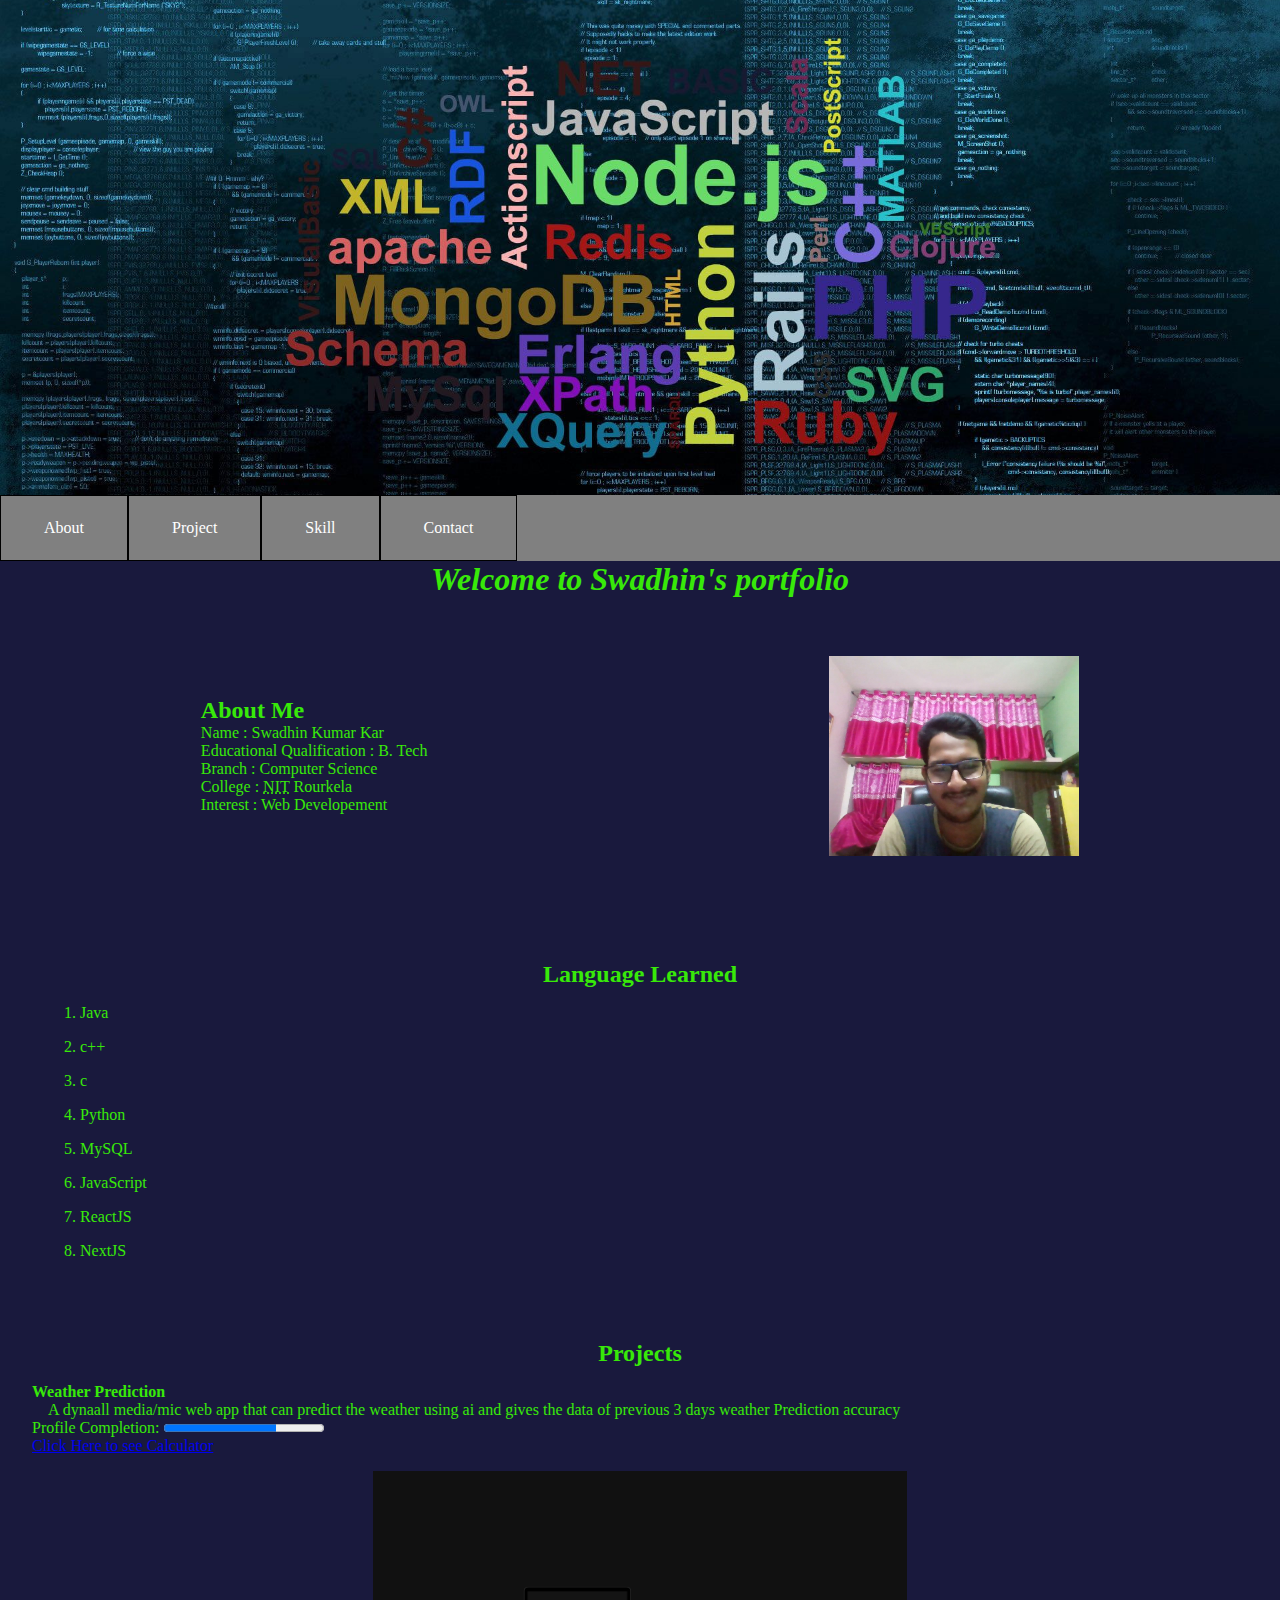
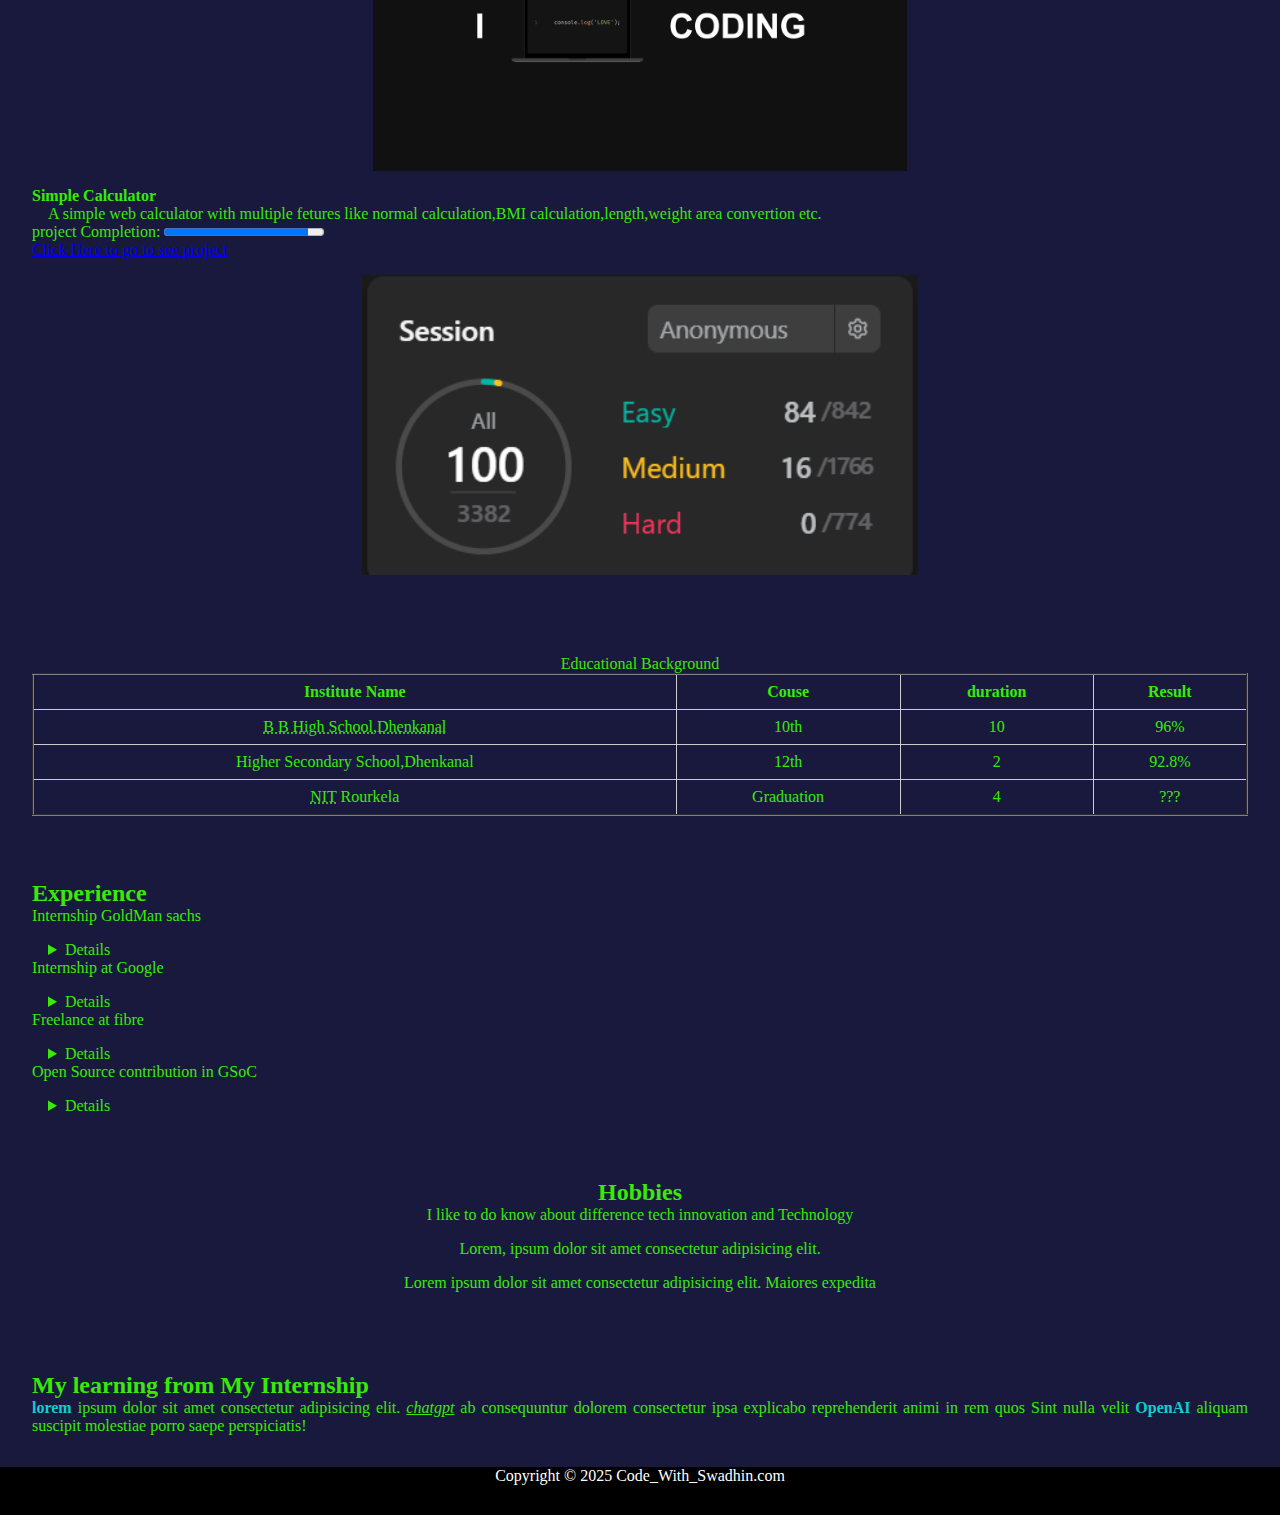
<file: index.html>
<!DOCTYPE html>
<html lang="en">

<head>
    <meta charset="UTF-8">
    <meta name="viewport" content="width=device-width, initial-scale=1.0">
    <title>Portfolio of Swadhin</title>
</head>
<link rel="stylesheet" href="portfolio/Styles/style.css">
 <!-- <link rel="stylesheet" href="../chatgpt given/style-for-portfolio.css"> -->

<body>
    <div class="first-img">
    </div>
    <header>
        <nav class="nav-bar">
            <ul>
                <li><a href="">About</a></li>
                <li><a href="Netflix.html">Project</a></li>
                <li><a href="">Skill</a></li>
                <li><a href="Contact page.html">Contact</a></li>
            </ul>
        </nav>
        <b>
            <i>
                <h1>Welcome to Swadhin's portfolio</h1>
            </i>
        </b>
    </header>

    <main>
        <div class="about-container">
            <div id="About-Me">
                <h2>About Me</h2>
                <p>Name : Swadhin Kumar Kar</p>
                <p>Educational Qualification : B. Tech</p>
                <p>Branch : Computer Science</p>
                <p>College : <abbr title="National Institute of Technology">NIT</abbr> Rourkela</p>
                <p>Interest : Web Developement</p>
            </div>
            <div class="img">
            </div>
        </div>


        <div id="Skill">
            <h2>Language Learned</h2>
            <ol>
                <li>Java</li>
                <li>c++</li>
                <li>c</li>
                <li>Python</li>
                <li>MySQL</li>
                <li>JavaScript</li>
                <li>ReactJS</li>
                <li>NextJS</li>
            </ol>
        </div>
        <div id="Project">
        <h2>Projects</h2>
        <dl>
            <dt>Weather Prediction</dt>
            <dd>A dynaall media/mic web app that can predict the weather using
                ai and gives the data of previous 3 days weather Prediction
                accuracy
            </dd>
            <label for="progress">Profile Completion:</label>
            <progress id="progress" value="70" max="100">70%</progress>
            <br>
            <a href="calculator.com">Click Here to see Calculator</a>
            <img src="portfolio/all media/I Love Coding.jpg" alt="Screensort" height="300">

            <dt>Simple Calculator</dt>
            <dd>
                A simple web calculator with multiple fetures
                like normal calculation,BMI calculation,length,weight
                area convertion etc.
            </dd>
            <label for="progress">project Completion:</label>
            <progress id="progress" value="90" max="100">70%</progress>
            <br>
            <a href="github.com">Click Here to go to see project</a>
            <img src="portfolio/all media/LeetCode 100 Question .png" alt="Screensort" height="300">
        </dl>
        </div>

        <div id="Education">
            <table border="2">
                <caption>Educational Background</caption>
                <thead>
                    <tr>
                        <th>Institute Name</th>
                        <th>Couse</th>
                        <th>duration</th>
                        <th>Result</th>
                    </tr>
                </thead>
                <tbody>
                    <tr>
                        <td><abbr title="Brajanath Badajena High School,Dhenkanal">B B High School,Dhenkanal</abbr></td>
                        <td>10th</td>
                        <td>10</td>
                        <td>96%</td>
                    </tr>
                    <tr>
                        <td>Higher Secondary School,Dhenkanal</td>
                        <td>12th</td>
                        <td>2</td>
                        <td>92.8%</td>
                    </tr>
                    <tr>
                        <td><abbr title="National Institute of Technology">NIT</abbr> Rourkela</td>
                        <td>Graduation</td>
                        <td>4</td>
                        <td>???</td>
                    </tr>
                </tbody>
                <tfoot>

                </tfoot>
            </table>
        </div>

        <div id="Experience">
            <h2>Experience</h2>
            <ul>
                <li>Internship GoldMan sachs</li>
                <details>
                    My 1st Internship was at GoldMan Sachs in my 4th sem.
                    I have worked as a Web developer for 3 months in Bangalore.
                    They also gave a Completion Certificate.
                </details>
                <li>Internship at Google</li>
                <details>
                    My 2nd Internship was at Google in my 6th sem.
                    I have worked as a database manager for 6 months in Delhi.
                    They gave me a Excelence Intern Award Certificate.
                </details>
                <li>Freelance at fibre</li>
                <details>
                    I have done freelancing in fibre.com for 3 months and
                    created more than 15 static website and participate in 3 dynamic
                    website with other partners.
                </details>
                <li>Open Source contribution in GSoC</li>
                <details>
                    I have contributed in Open source in GSoC 2026.
                    I have contributed in Lorence and Florance co,juju.com etc.
                </details>
            </ul>
        </div>

        <div id="Hobbies">
            <h2>Hobbies</h2>
            <p>I like to do know about difference tech innovation and Technology</p>
            <p>Lorem, ipsum dolor sit amet consectetur adipisicing elit.</p>
            <p>Lorem ipsum dolor sit amet consectetur adipisicing elit. Maiores expedita </p>
        </div>

        <div id="Blog">
            <h2>My learning from My Internship</h2>
            <article>
                <b>lorem</b> ipsum dolor sit amet consectetur adipisicing elit. <i><u>chatgpt</u></i> ab consequuntur
                dolorem consectetur ipsa explicabo reprehenderit animi in rem quos Sint nulla velit <b>OpenAI</b>
                aliquam suscipit molestiae porro saepe perspiciatis!
            </article>
        </div>
    </main>
    <footer>
        <p>Copyright &copy; 2025 Code_With_Swadhin.com</p>
    </footer>
</body>

</html>
</file>
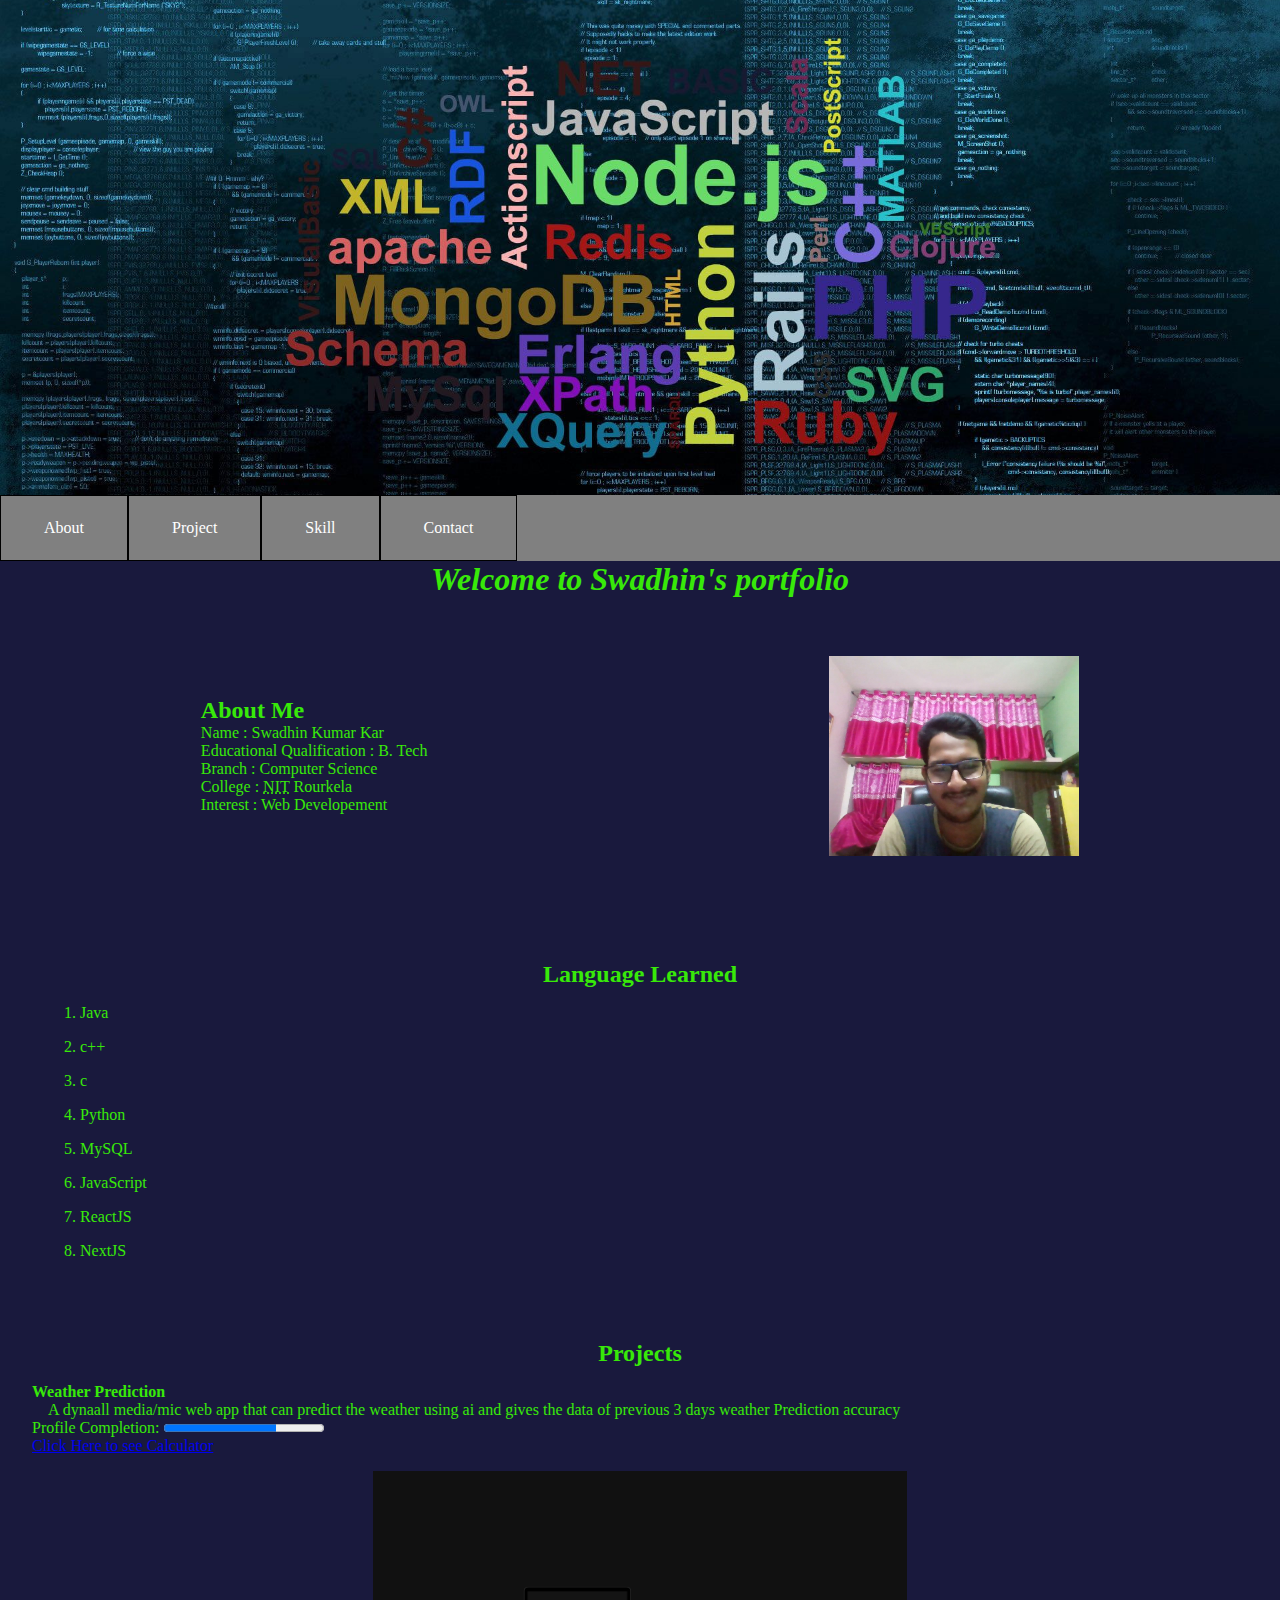
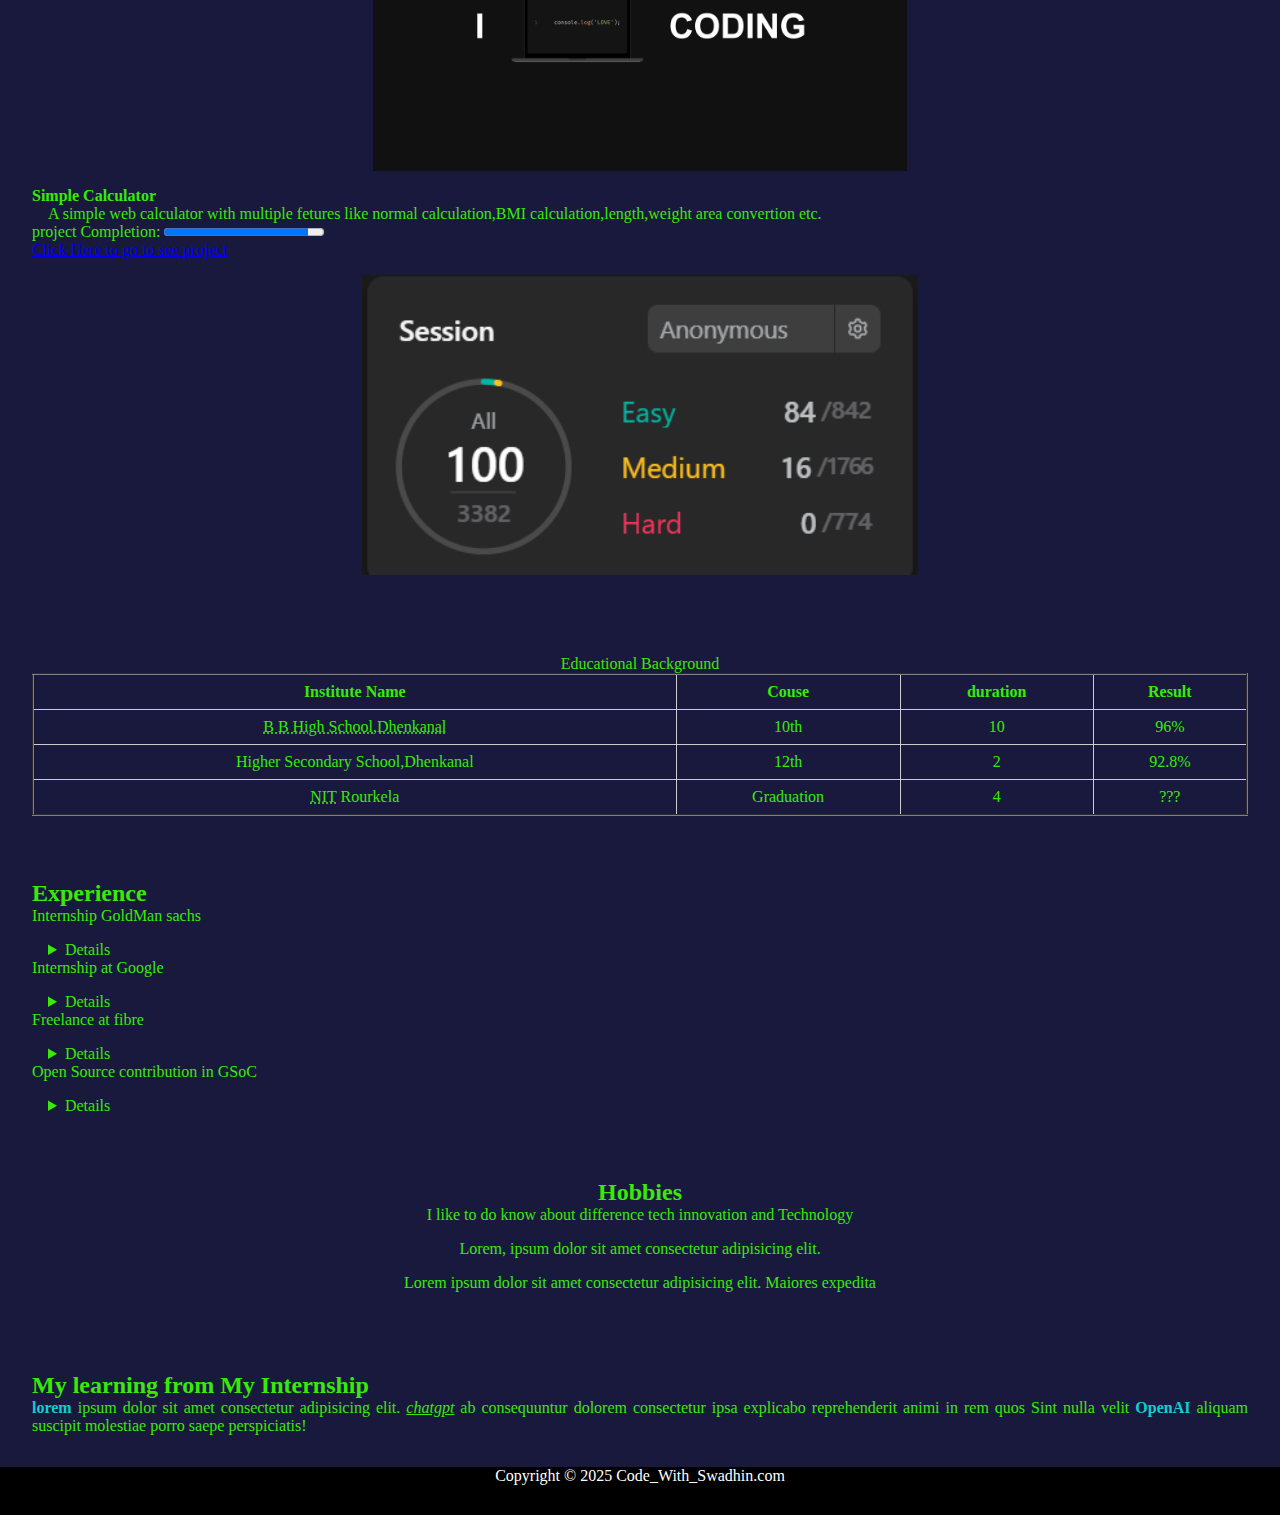
<file: portfolio/index.html>
<!DOCTYPE html>
<html lang="en">

<head>
    <meta charset="UTF-8">
    <meta name="viewport" content="width=device-width, initial-scale=1.0">
    <title>Portfolio of Swadhin</title>
</head>
<link rel="stylesheet" href="Styles/style.css">
 <!-- <link rel="stylesheet" href="../chatgpt given/style-for-portfolio.css"> -->

<body>
    <div class="first-img">
    </div>
    <header>
        <nav class="nav-bar">
            <ul>
                <li><a href="">About</a></li>
                <li><a href="">Project</a></li>
                <li><a href="">Skill</a></li>
                <li><a href="Contact page.html">Contact</a></li>
            </ul>
        </nav>
        <b>
            <i>
                <h1>Welcome to Swadhin's portfolio</h1>
            </i>
        </b>
    </header>

    <main>
        <div class="about-container">
            <div id="About-Me">
                <h2>About Me</h2>
                <p>Name : Swadhin Kumar Kar</p>
                <p>Educational Qualification : B. Tech</p>
                <p>Branch : Computer Science</p>
                <p>College : <abbr title="National Institute of Technology">NIT</abbr> Rourkela</p>
                <p>Interest : Web Developement</p>
            </div>
            <div class="img">
            </div>
        </div>


        <div id="Skill">
            <h2>Language Learned</h2>
            <ol>
                <li>Java</li>
                <li>c++</li>
                <li>c</li>
                <li>Python</li>
                <li>MySQL</li>
                <li>JavaScript</li>
                <li>ReactJS</li>
                <li>NextJS</li>
            </ol>
        </div>
        <div id="Project">
        <h2>Projects</h2>
        <dl>
            <dt>Weather Prediction</dt>
            <dd>A dynaall media/mic web app that can predict the weather using
                ai and gives the data of previous 3 days weather Prediction
                accuracy
            </dd>
            <label for="progress">Profile Completion:</label>
            <progress id="progress" value="70" max="100">70%</progress>
            <br>
            <a href="calculator.com">Click Here to see Calculator</a>
            <img src="all media/I Love Coding.jpg" alt="Screensort" height="300">

            <dt>Simple Calculator</dt>
            <dd>
                A simple web calculator with multiple fetures
                like normal calculation,BMI calculation,length,weight
                area convertion etc.
            </dd>
            <label for="progress">project Completion:</label>
            <progress id="progress" value="90" max="100">70%</progress>
            <br>
            <a href="github.com">Click Here to go to see project</a>
            <img src="all media/LeetCode 100 Question .png" alt="Screensort" height="300">
        </dl>
        </div>

        <div id="Education">
            <table border="2">
                <caption>Educational Background</caption>
                <thead>
                    <tr>
                        <th>Institute Name</th>
                        <th>Couse</th>
                        <th>duration</th>
                        <th>Result</th>
                    </tr>
                </thead>
                <tbody>
                    <tr>
                        <td><abbr title="Brajanath Badajena High School,Dhenkanal">B B High School,Dhenkanal</abbr></td>
                        <td>10th</td>
                        <td>10</td>
                        <td>96%</td>
                    </tr>
                    <tr>
                        <td>Higher Secondary School,Dhenkanal</td>
                        <td>12th</td>
                        <td>2</td>
                        <td>92.8%</td>
                    </tr>
                    <tr>
                        <td><abbr title="National Institute of Technology">NIT</abbr> Rourkela</td>
                        <td>Graduation</td>
                        <td>4</td>
                        <td>???</td>
                    </tr>
                </tbody>
                <tfoot>

                </tfoot>
            </table>
        </div>

        <div id="Experience">
            <h2>Experience</h2>
            <ul>
                <li>Internship GoldMan sachs</li>
                <details>
                    My 1st Internship was at GoldMan Sachs in my 4th sem.
                    I have worked as a Web developer for 3 months in Bangalore.
                    They also gave a Completion Certificate.
                </details>
                <li>Internship at Google</li>
                <details>
                    My 2nd Internship was at Google in my 6th sem.
                    I have worked as a database manager for 6 months in Delhi.
                    They gave me a Excelence Intern Award Certificate.
                </details>
                <li>Freelance at fibre</li>
                <details>
                    I have done freelancing in fibre.com for 3 months and
                    created more than 15 static website and participate in 3 dynamic
                    website with other partners.
                </details>
                <li>Open Source contribution in GSoC</li>
                <details>
                    I have contributed in Open source in GSoC 2026.
                    I have contributed in Lorence and Florance co,juju.com etc.
                </details>
            </ul>
        </div>

        <div id="Hobbies">
            <h2>Hobbies</h2>
            <p>I like to do know about difference tech innovation and Technology</p>
            <p>Lorem, ipsum dolor sit amet consectetur adipisicing elit.</p>
            <p>Lorem ipsum dolor sit amet consectetur adipisicing elit. Maiores expedita </p>
        </div>

        <div id="Blog">
            <h2>My learning from My Internship</h2>
            <article>
                <b>lorem</b> ipsum dolor sit amet consectetur adipisicing elit. <i><u>chatgpt</u></i> ab consequuntur
                dolorem consectetur ipsa explicabo reprehenderit animi in rem quos Sint nulla velit <b>OpenAI</b>
                aliquam suscipit molestiae porro saepe perspiciatis!
            </article>
        </div>
    </main>
    <footer>
        <p>Copyright &copy; 2025 Code_With_Swadhin.com</p>
    </footer>
</body>

</html>
</file>
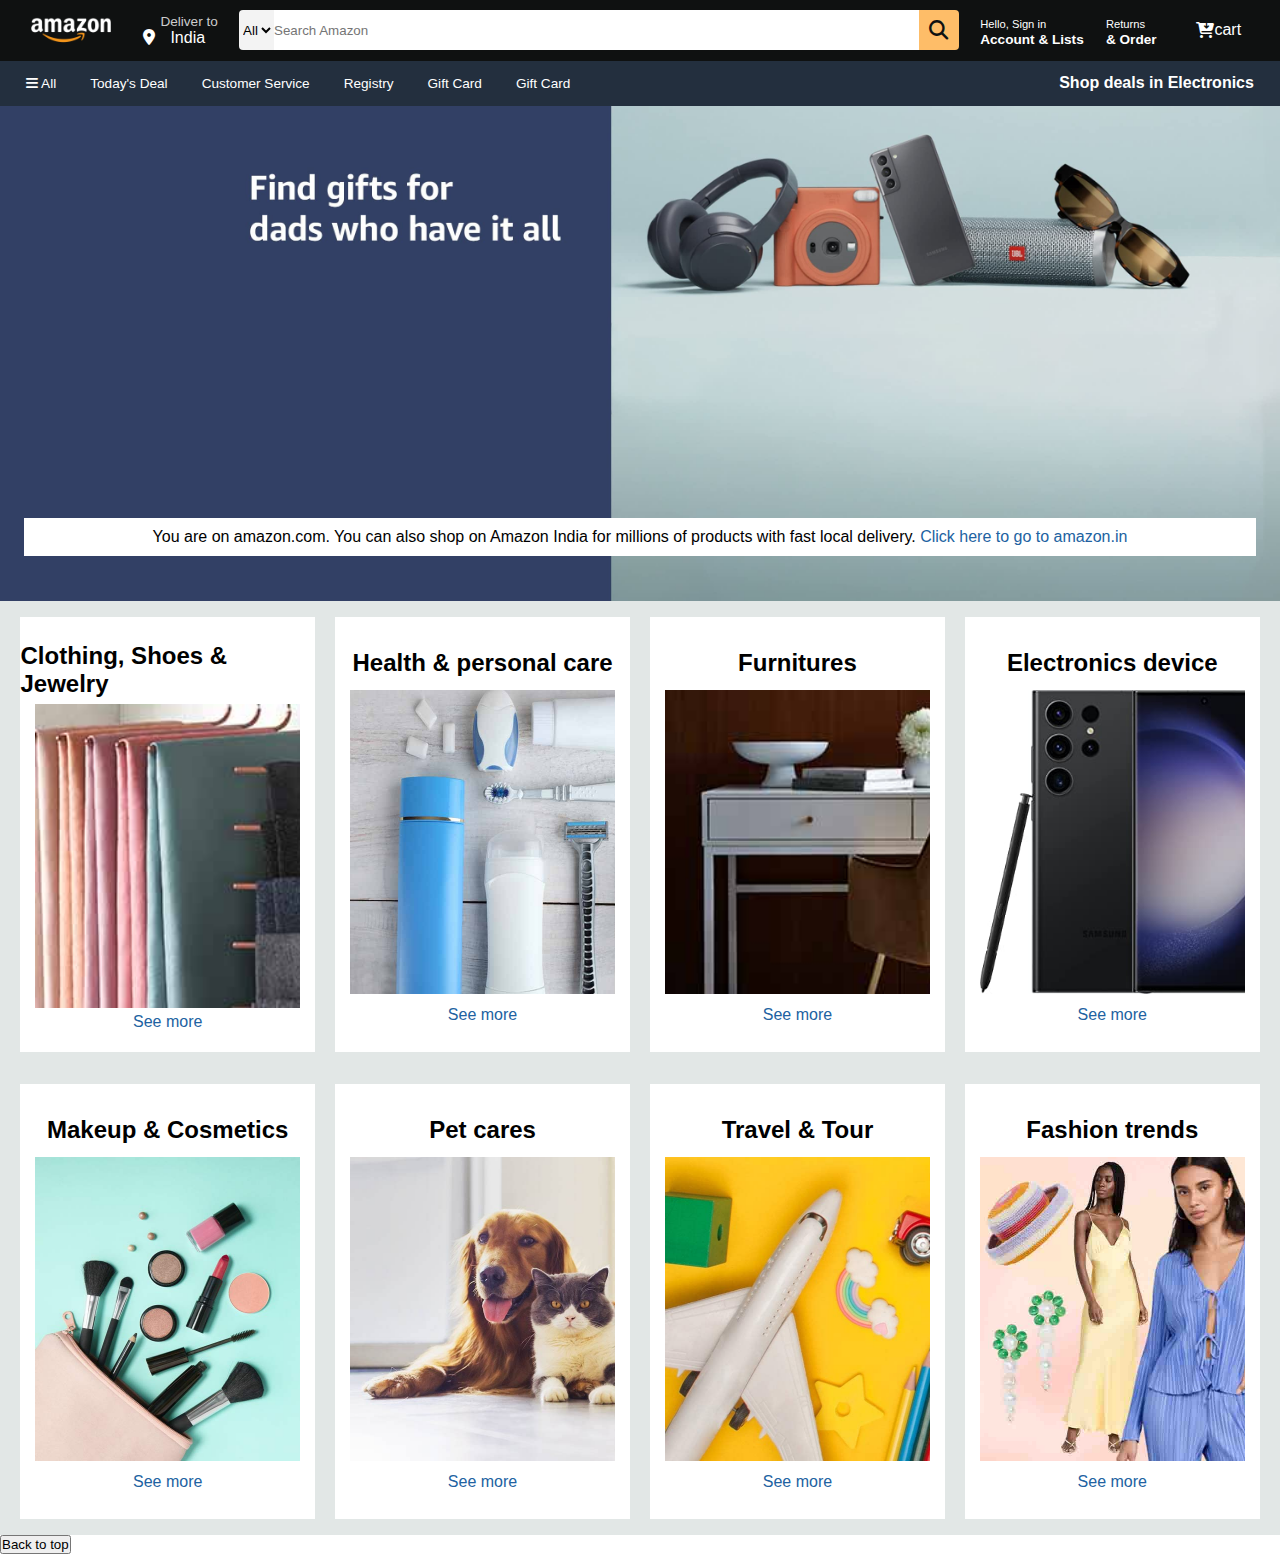
<file: Amazon.html>
<!DOCTYPE html>
<html lang="en">

<head>
    <meta charset="UTF-8">
    <meta name="viewport" content="width=device-width, initial-scale=1.0">
    <title>Amazon.com</title>
    <link rel="stylesheet" href="https://cdnjs.cloudflare.com/ajax/libs/font-awesome/6.7.2/css/all.min.css"
        integrity="sha512-Evv84Mr4kqVGRNSgIGL/F/aIDqQb7xQ2vcrdIwxfjThSH8CSR7PBEakCr51Ck+w+/U6swU2Im1vVX0SVk9ABhg=="
        crossorigin="anonymous" referrerpolicy="no-referrer" />
    <link rel="stylesheet" href="Amazon clone/Styles/style.css">
</head>

<body>
    <header>
        <nav class="navbar ">
            <div class="nav-logo nav-border">
                <div class="logo"></div>
            </div>

            <div class="nav-address nav-border">
                <p class="add-first">Deliver to</p>
                <div class="icon">
                    <i class="fa-solid fa-location-dot"></i>
                    <p class="add-second">India</p>
                </div>
            </div>

            <div class="nav-search">
                <select>
                    <option>All</option>
                </select>
                <input placeholder="Search Amazon">
                <div class="search-icon">
                    <i class="fa-solid fa-magnifying-glass"></i>
                </div>
            </div>

            <div class="nav-signin nav-border">
                <p><span>Hello, Sign in</span></p>
                <p class="nav-second">Account & Lists</p>
            </div>

            <div class="nav-return nav-border">
                <p><span>Returns</span></p>
                <p class="nav-second">& Order</p>
            </div>

            <div class="nav-cart nav-border">
                <i class="fa-solid fa-cart-arrow-down"></i>
                cart
            </div>
        </nav>

        <div class="panel">
            <div class="long">
                <div class="panel-all nav-border">
                    <i class="fa-solid fa-bars"></i>
                    All
                </div>
                <div class="panel-first nav-border">
                    <a href="">Today's Deal</a>
                </div>
                <div class="panel-second nav-border">
                    <a href="">Customer Service</a>
                </div>
                <div class="panel-third nav-border">
                    <a href="">Registry</a>
                </div>
                <div class="panel-forth nav-border">
                    <a href="">Gift Card</a>
                </div>
                <div class="panel-fifth nav-border">
                    <a href="">Gift Card</a>
                </div>
            </div>
            <div class="short nav-border">
                <p>Shop deals in Electronics</p>
            </div>
        </div>
    </header>
    <main>
        <div class="hero-section">
            <div class="hero-msg">
                <p>You are on amazon.com. You can also shop on Amazon India for millions of products with fast local delivery. <a href="">Click here to go to amazon.in</a></p>
            </div>
        </div>

        <div class="shop-section">
            <div class="box1 box">
                <h2>Clothing, Shoes & Jewelry</h2>
                <div class="box-img" style="background-image: url('Amazon clone/all media/box1_image.jpg');"></div>
                <p>See more</p>
            </div>

            <div class="box2 box">
                <h2>Health & personal care</h2>
                <div class="box-img" style="background-image: url('Amazon clone/all media/box2_image.jpg');"></div>
                <p>See more</p>
            </div>

            <div class="box3 box">
                <h2>Furnitures</h2>
                <div class="box-img" style="background-image: url('Amazon clone/all media/box3_image.jpg');"></div>
                <p>See more</p>
            </div>

            <div class="box4 box">
                <h2>Electronics device</h2>
                <div class="box-img" style="background-image: url('Amazon clone/all media/box4_image.jpg');"></div>
                <p>See more</p>
            </div>

            <div class="box5 box">
                <h2>Makeup & Cosmetics</h2>
                <div class="box-img" style="background-image: url('Amazon clone/all media/box5_image.jpg');"></div>
                <p>See more</p>
            </div>

            <div class="box6 box">
                <h2>Pet cares</h2>
                <div class="box-img" style="background-image: url('Amazon clone/all media/box6_image.jpg');"></div>
                <p>See more</p>
            </div>

            <div class="box7 box">
                <h2>Travel & Tour</h2>
                <div class="box-img" style="background-image: url('Amazon clone/all media/box7_image.jpg');"></div>
                <p>See more</p>
            </div>

            <div class="box8 box">
                <h2>Fashion trends</h2>
                <div class="box-img" style="background-image: url('Amazon clone/all media/box8_image.jpg');"></div>
                <p>See more</p>
            </div>
        </div>
    </main>
    <footer>
        <div class="back">
            <button>Back to top</button>
        </div>
    </footer>
</body>
</html>
</file>
<file: portfolio/Styles/style.css>
*{
    margin: 0;
    padding: 0;
}
.first-img{
    background-image: url("../all media/coding-wallpaper.jpg");
    background-position: center center;
    background-size: max(1200px,100vw);
    background-repeat: no-repeat;
    width : 100vw;
    height : 55vh;
    display: flex;
    justify-content: center;
    align-items: center;
    /* background: linear-gradient(to top, #130437, #374d81); */
}
.first-img img{
    height: 55vh;
    width: 80vw;
}
nav {
    display: flex;
    background-color: grey;

}
nav ul{
    /* height: 70px; */
    display: flex;
    justify-content: flex-start;
    align-items: center;
}
nav ul li{
    background-color: grey;
    border:1px solid black;
    list-style: none;
    padding: 23px 43px;
}
nav ul li:hover{
    background-color: rgb(63, 59, 59);
}
nav ul li a{
    text-decoration: none;
    color: white;
}
header h1{
    text-align: center;
}
.profile-picture{
    width: 40%;
    height:100%;
}
body{
    background-color: rgb(0, 0, 40,0.9);
    color: #38e909;
}

main div:hover{
    background-color: rgb(0, 0, 35,0.9);
    border: 2px sollid black;
}

/* About me */
.about-container{
    /* background-color: ; */
    display: flex;
    justify-content: space-around;
    align-items:center ;
    height: 35vh;
}
.about-container .img{
    display: flex;
    width: 250px;
    height: 200px;
    background-image: url("../all media/My photo.jpg");
    background-size: cover;
    background-position: center;
}

/* Skill section */
#Skill{
    padding: 2rem;
}
#Skill h2{
    text-align: center;
    margin: 1rem;
}
#Skill ol{
    padding-left: 2rem;
}
#Skill ol li{
    margin: 1rem;
}

/* Education Section */
#Education {
    /* background: #fff; */
    padding: 2rem;
}

#Education table {
    width: 100%;
    border-collapse: collapse;
}

#Education th,
#Education td {
    border: 1px solid #ccc;
    padding: 0.5rem;
    text-align: center;
}

#Education th {
    /* background: #f4f4f4; */
}

/* Projects Section */
#Project {
    /* background: #f9f9f9; */
    padding: 2rem;
}
#Project h2 {
    text-align: center;
    margin-bottom: 1rem;
}
#Project dl dt {
    font-weight: bold;
    margin-top: 1rem;
}
#Project dl dd {
    margin-left: 1rem;
}
#Project img {
    display: block;
    margin: 1rem auto;
    max-width: 100%;
}

/* Experience Section */
#Experience {
    /* background: #f9f9f9; */
    padding: 2rem;
}

#Experience ul {
    list-style: none;
    padding: 0;
}

#Experience ul li {
    margin-bottom: 1rem;
}

details {
    margin-left: 1rem;
}

/* Hobbies Section */
#Hobbies {
    /* background: #fff; */
    padding: 2rem;
    text-align: center;
}
#Hobbies p {
    margin-bottom: 1rem;
}

/* Blog Section */
#Blog {
    /* background: #f4f4f4; */
    padding: 2rem;
    text-align: justify;
}
#Blog b {
    color: #11cdcd;
}

footer{
    background-color: black;
    color: white;
    text-align: center;
    height: 3rem;
    padding: 1rem 0e;
}
</file>
<file: Amazon clone/Styles/style.css>
*{
    margin: 0;
    padding: 0;
    font-family: Arial;
    border: border-box;
}
/* vh = 380
vw = 1528 */
/* navigation bar */
.navbar{
    display: flex;
    height: 3.8rem;
    /* height: 60px; */
    width: 100%;
    background-color: #0f1111;
    color: white;
    justify-content: space-evenly;
    align-items: center;
}

.nav-logo{
    height: 3.5rem;
    width: 100px;
}
.logo{
    background-image: url('../all media/amazon_logo.png');
    height: 50px;
    width: 100%;
    background-size: cover;
}
.nav-border{
    border: 1.5px solid transparent;
}

.nav-border:hover{
    border: 1.5px solid white;
}

.nav-address{
    display: flex;
    flex-direction: column;
}

.icon{
    display: flex;
}

.add-first{
    margin-left: 17px;
    color: #cccccc;
    font-size: 0.85rem;
}

.add-second{
    margin-left: 15px;
    font-size: 1rem;
}

.nav-search{
    display: flex;
    width: 45rem;
    height: 40px;
    /* background-color: red; */
    justify-content: space-evenly;
    align-items: center;
    border-radius: 4px;
}

.nav-search select{
    background-color: #f3f3f3;
    height: 100%;
    border-top-left-radius: 4px;
    border-bottom-left-radius: 4px;
    border: none;
}
.nav-search input{
    box-sizing: border-box;
    width: 100%;
    height: 100%;
    border: none;
    padding: 4px 4px 4px 0px;
}
.search-icon{
    height: 100%;
    width: 45px;
    border: none;
    display: flex;
    justify-content: center;
    align-items: center;
    font-size: 1.2rem;
    background-color: #febd68;
    color: #0f1111;
    border-top-right-radius: 4px;
    border-bottom-right-radius: 4px;
}
.nav-search:hover{
    border: 2px solid orange;
}
span{
    font-size: 0.7rem;
}
.nav-second{
    font-size: 0.85rem;
    font-weight: 700;   
}
.nav-cart{
    display: flex;
    justify-content: center;
    align-items: center;
    width: 5rem;
    height: 2rem;
}

/* panel */
.panel{
    width: 100vw;
    height: 5vh;
    box-sizing: border-box;
    display: flex;
    justify-content: space-evenly;
    align-items: center;
    background-color: #232F3E;
    color: white;
}
.panel .long{
    width: 80%;
    height: 100%;
    display: flex;
    justify-content: start;
    align-items: center;
    font-size: 0.85rem;
    font-weight: 500;
}
.long div{
    padding: 0.5rem 1rem;
}
.panel a{
    text-decoration: none;
    color: white;
}
.short{
    height: 100%;
    font-size: 1rem;
    font-weight: 700;
    display: flex;
    justify-content: center;
    align-items: center;
    padding: 0rem 1rem;
}

/* hero section */
.hero-section{
    background-image: url('../all media/hero_image.jpg');
    height: 55vh;
    background-size: cover;
    display: flex;
    justify-content: center;
    align-items: flex-end;
}
.hero-msg{
    background-color: white;
    text-align: center;
    width: 94vw;
    padding: 10px 14px;
    margin-bottom: 5vh;
}
.hero-msg a{
    text-decoration: none;
    color: #2162A1;
}

.shop-section{
    background-color: #e2e7e6;
    width: 100vw;
    height: auto;
    display: flex;
    justify-content: space-evenly;
    flex-wrap: wrap;
}
.box{
    background-color: white;
    width: 23vw;
    height: 400px;
    display: flex;
    flex-direction: column;
    justify-content: space-evenly;
    align-items: center;
    /* border: 2px solid black; */
    padding: 20px 0px 15px 0px;
    margin: 1rem 0rem;
}
.box-img{
    background-size: cover;
    width: 90%;
    height: 19rem;
}
.box p{
    color: #2162A1;
}
</file>
